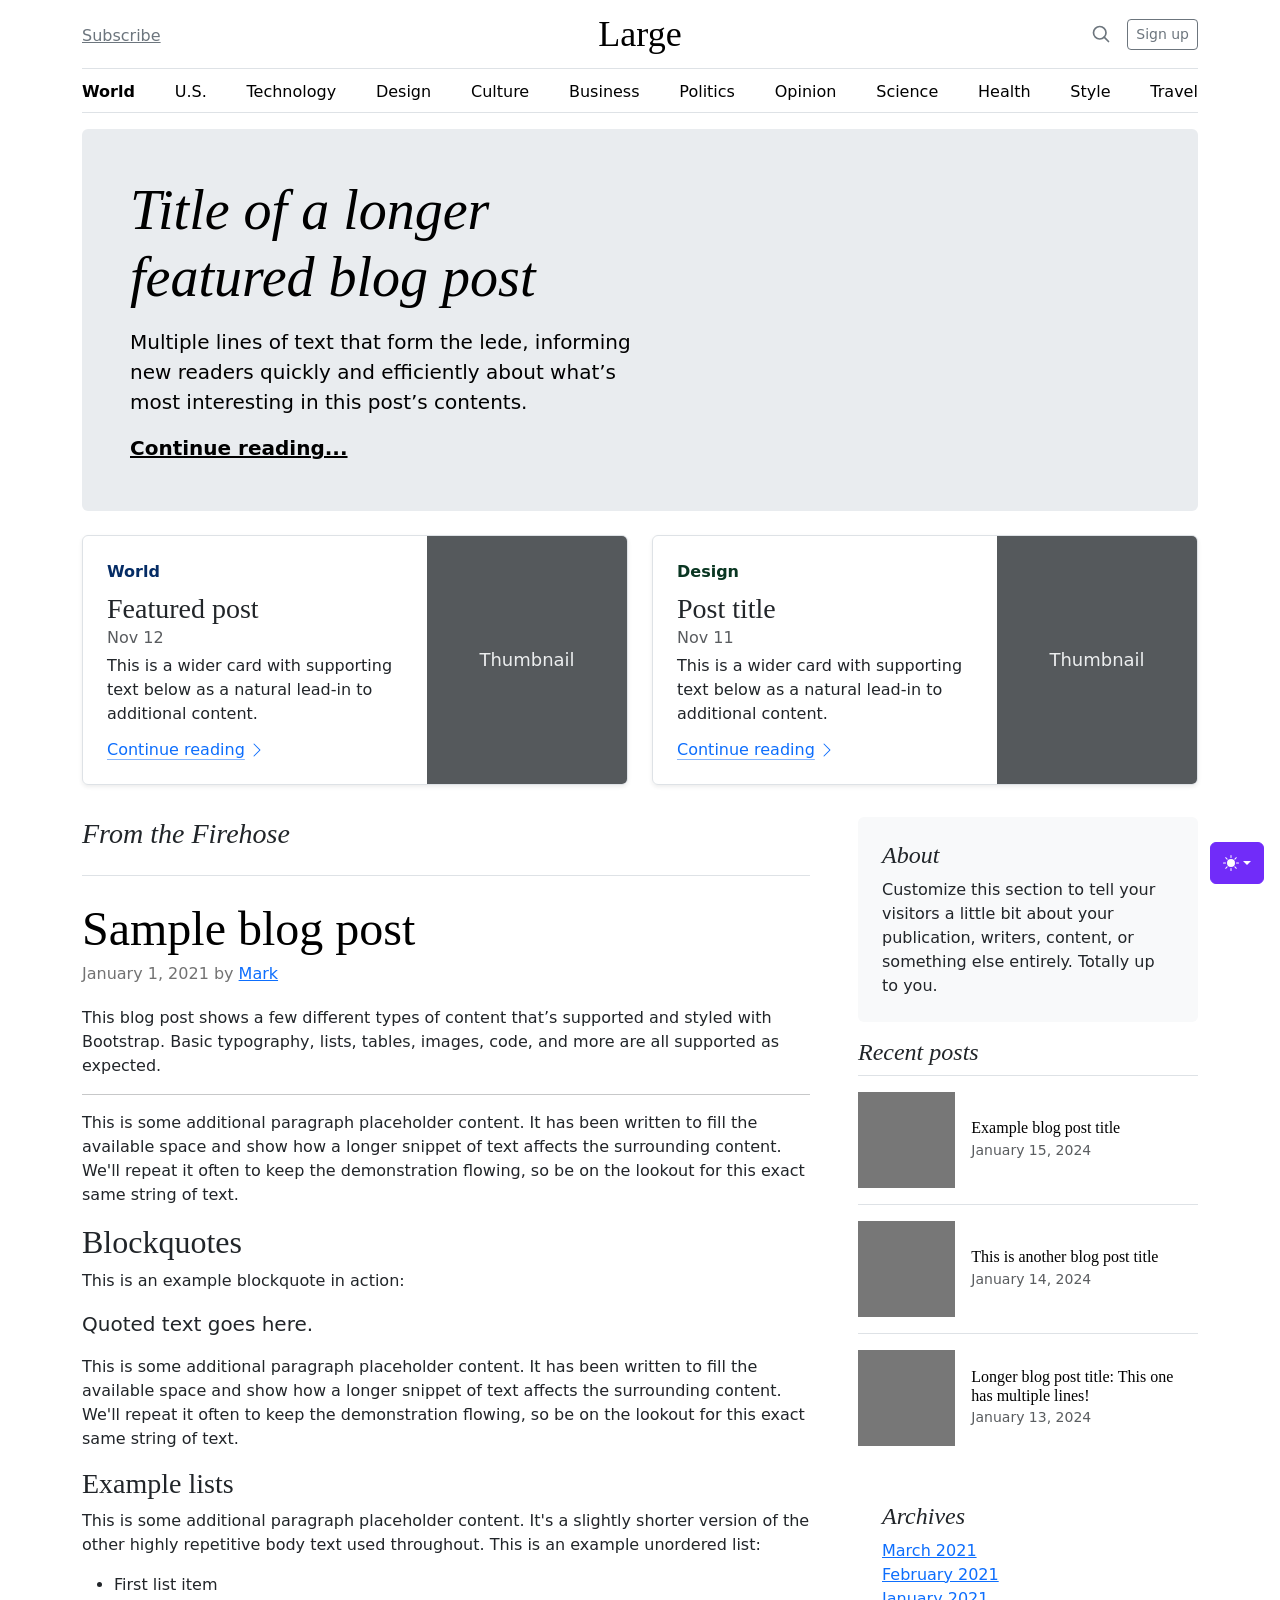
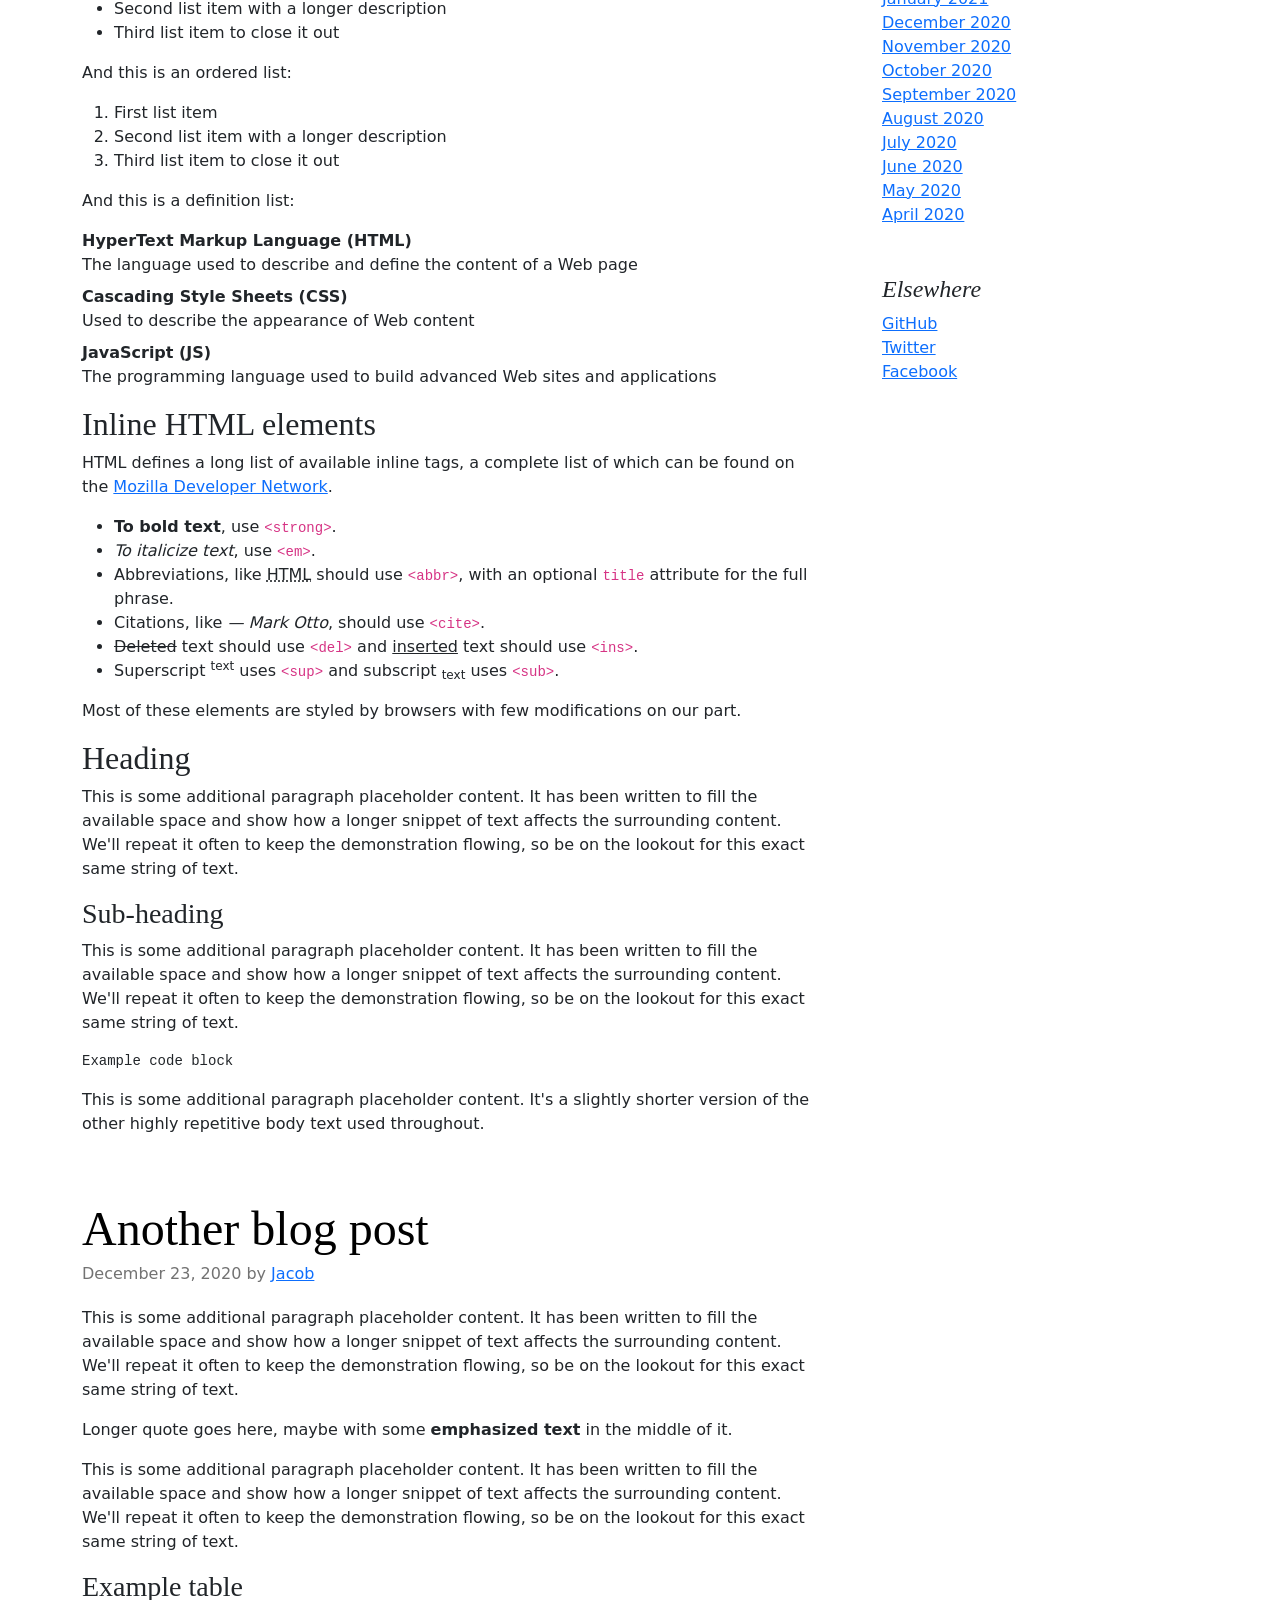
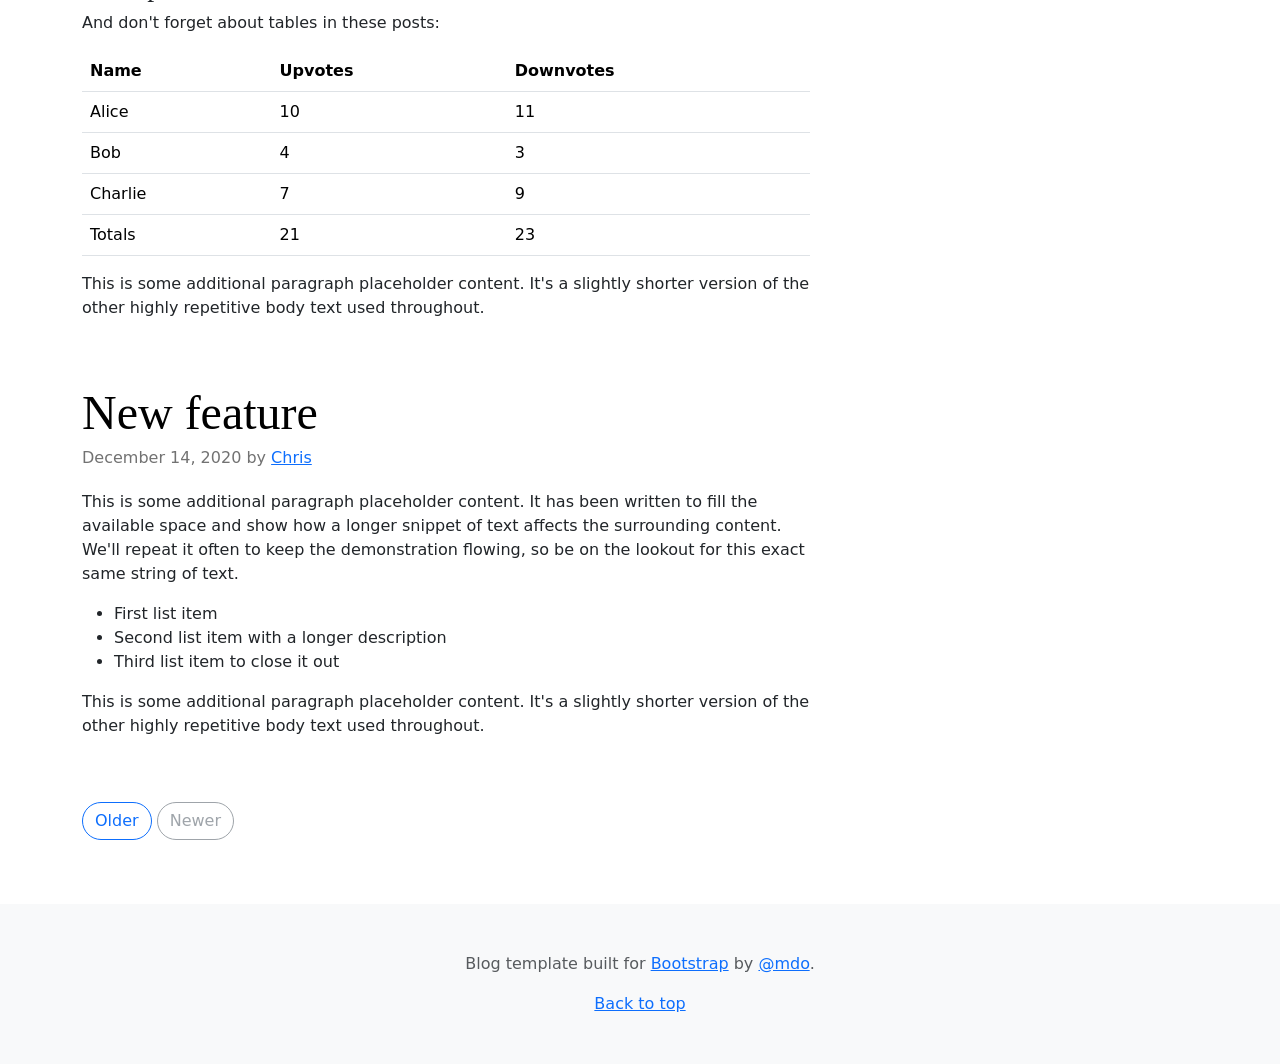
<file: assets/Blog Template · Bootstrap v5.3.html>
<!DOCTYPE html>
<!-- saved from url=(0049)https://getbootstrap.com/docs/5.3/examples/blog/# -->
<html lang="en" data-bs-theme="dark"><head><meta http-equiv="Content-Type" content="text/html; charset=UTF-8"><script src="./Blog Template · Bootstrap v5.3_files/color-modes.js.descarga"></script>

    
    <meta name="viewport" content="width=device-width, initial-scale=1">
    <meta name="description" content="">
    <meta name="author" content="Mark Otto, Jacob Thornton, and Bootstrap contributors">
    <meta name="generator" content="Hugo 0.122.0">
    <title>Blog Template · Bootstrap v5.3</title>

    <link rel="canonical" href="https://getbootstrap.com/docs/5.3/examples/blog/">

    

    <link rel="stylesheet" href="./Blog Template · Bootstrap v5.3_files/css@3">

<link href="./Blog Template · Bootstrap v5.3_files/bootstrap.min.css" rel="stylesheet" integrity="sha384-QWTKZyjpPEjISv5WaRU9OFeRpok6YctnYmDr5pNlyT2bRjXh0JMhjY6hW+ALEwIH" crossorigin="anonymous">

    <!-- Favicons -->
<link rel="apple-touch-icon" href="https://getbootstrap.com/docs/5.3/assets/img/favicons/apple-touch-icon.png" sizes="180x180">
<link rel="icon" href="https://getbootstrap.com/docs/5.3/assets/img/favicons/favicon-32x32.png" sizes="32x32" type="image/png">
<link rel="icon" href="https://getbootstrap.com/docs/5.3/assets/img/favicons/favicon-16x16.png" sizes="16x16" type="image/png">
<link rel="manifest" href="https://getbootstrap.com/docs/5.3/assets/img/favicons/manifest.json">
<link rel="mask-icon" href="https://getbootstrap.com/docs/5.3/assets/img/favicons/safari-pinned-tab.svg" color="#712cf9">
<link rel="icon" href="https://getbootstrap.com/docs/5.3/assets/img/favicons/favicon.ico">
<meta name="theme-color" content="#712cf9">


    <style>
      .bd-placeholder-img {
        font-size: 1.125rem;
        text-anchor: middle;
        -webkit-user-select: none;
        -moz-user-select: none;
        user-select: none;
      }

      @media (min-width: 768px) {
        .bd-placeholder-img-lg {
          font-size: 3.5rem;
        }
      }

      .b-example-divider {
        width: 100%;
        height: 3rem;
        background-color: rgba(0, 0, 0, .1);
        border: solid rgba(0, 0, 0, .15);
        border-width: 1px 0;
        box-shadow: inset 0 .5em 1.5em rgba(0, 0, 0, .1), inset 0 .125em .5em rgba(0, 0, 0, .15);
      }

      .b-example-vr {
        flex-shrink: 0;
        width: 1.5rem;
        height: 100vh;
      }

      .bi {
        vertical-align: -.125em;
        fill: currentColor;
      }

      .nav-scroller {
        position: relative;
        z-index: 2;
        height: 2.75rem;
        overflow-y: hidden;
      }

      .nav-scroller .nav {
        display: flex;
        flex-wrap: nowrap;
        padding-bottom: 1rem;
        margin-top: -1px;
        overflow-x: auto;
        text-align: center;
        white-space: nowrap;
        -webkit-overflow-scrolling: touch;
      }

      .btn-bd-primary {
        --bd-violet-bg: #712cf9;
        --bd-violet-rgb: 112.520718, 44.062154, 249.437846;

        --bs-btn-font-weight: 600;
        --bs-btn-color: var(--bs-white);
        --bs-btn-bg: var(--bd-violet-bg);
        --bs-btn-border-color: var(--bd-violet-bg);
        --bs-btn-hover-color: var(--bs-white);
        --bs-btn-hover-bg: #6528e0;
        --bs-btn-hover-border-color: #6528e0;
        --bs-btn-focus-shadow-rgb: var(--bd-violet-rgb);
        --bs-btn-active-color: var(--bs-btn-hover-color);
        --bs-btn-active-bg: #5a23c8;
        --bs-btn-active-border-color: #5a23c8;
      }

      .bd-mode-toggle {
        z-index: 1500;
      }

      .bd-mode-toggle .dropdown-menu .active .bi {
        display: block !important;
      }
    </style>

    
    <!-- Custom styles for this template -->
    <link href="./Blog Template · Bootstrap v5.3_files/css" rel="stylesheet">
    <!-- Custom styles for this template -->
    <link href="./Blog Template · Bootstrap v5.3_files/blog.css" rel="stylesheet">
  </head>
  <body cz-shortcut-listen="true">
    <svg xmlns="http://www.w3.org/2000/svg" class="d-none">
      <symbol id="check2" viewBox="0 0 16 16">
        <path d="M13.854 3.646a.5.5 0 0 1 0 .708l-7 7a.5.5 0 0 1-.708 0l-3.5-3.5a.5.5 0 1 1 .708-.708L6.5 10.293l6.646-6.647a.5.5 0 0 1 .708 0z"></path>
      </symbol>
      <symbol id="circle-half" viewBox="0 0 16 16">
        <path d="M8 15A7 7 0 1 0 8 1v14zm0 1A8 8 0 1 1 8 0a8 8 0 0 1 0 16z"></path>
      </symbol>
      <symbol id="moon-stars-fill" viewBox="0 0 16 16">
        <path d="M6 .278a.768.768 0 0 1 .08.858 7.208 7.208 0 0 0-.878 3.46c0 4.021 3.278 7.277 7.318 7.277.527 0 1.04-.055 1.533-.16a.787.787 0 0 1 .81.316.733.733 0 0 1-.031.893A8.349 8.349 0 0 1 8.344 16C3.734 16 0 12.286 0 7.71 0 4.266 2.114 1.312 5.124.06A.752.752 0 0 1 6 .278z"></path>
        <path d="M10.794 3.148a.217.217 0 0 1 .412 0l.387 1.162c.173.518.579.924 1.097 1.097l1.162.387a.217.217 0 0 1 0 .412l-1.162.387a1.734 1.734 0 0 0-1.097 1.097l-.387 1.162a.217.217 0 0 1-.412 0l-.387-1.162A1.734 1.734 0 0 0 9.31 6.593l-1.162-.387a.217.217 0 0 1 0-.412l1.162-.387a1.734 1.734 0 0 0 1.097-1.097l.387-1.162zM13.863.099a.145.145 0 0 1 .274 0l.258.774c.115.346.386.617.732.732l.774.258a.145.145 0 0 1 0 .274l-.774.258a1.156 1.156 0 0 0-.732.732l-.258.774a.145.145 0 0 1-.274 0l-.258-.774a1.156 1.156 0 0 0-.732-.732l-.774-.258a.145.145 0 0 1 0-.274l.774-.258c.346-.115.617-.386.732-.732L13.863.1z"></path>
      </symbol>
      <symbol id="sun-fill" viewBox="0 0 16 16">
        <path d="M8 12a4 4 0 1 0 0-8 4 4 0 0 0 0 8zM8 0a.5.5 0 0 1 .5.5v2a.5.5 0 0 1-1 0v-2A.5.5 0 0 1 8 0zm0 13a.5.5 0 0 1 .5.5v2a.5.5 0 0 1-1 0v-2A.5.5 0 0 1 8 13zm8-5a.5.5 0 0 1-.5.5h-2a.5.5 0 0 1 0-1h2a.5.5 0 0 1 .5.5zM3 8a.5.5 0 0 1-.5.5h-2a.5.5 0 0 1 0-1h2A.5.5 0 0 1 3 8zm10.657-5.657a.5.5 0 0 1 0 .707l-1.414 1.415a.5.5 0 1 1-.707-.708l1.414-1.414a.5.5 0 0 1 .707 0zm-9.193 9.193a.5.5 0 0 1 0 .707L3.05 13.657a.5.5 0 0 1-.707-.707l1.414-1.414a.5.5 0 0 1 .707 0zm9.193 2.121a.5.5 0 0 1-.707 0l-1.414-1.414a.5.5 0 0 1 .707-.707l1.414 1.414a.5.5 0 0 1 0 .707zM4.464 4.465a.5.5 0 0 1-.707 0L2.343 3.05a.5.5 0 1 1 .707-.707l1.414 1.414a.5.5 0 0 1 0 .708z"></path>
      </symbol>
    </svg>

    <div class="dropdown position-fixed bottom-0 end-0 mb-3 me-3 bd-mode-toggle">
      <button class="btn btn-bd-primary py-2 dropdown-toggle d-flex align-items-center" id="bd-theme" type="button" aria-expanded="false" data-bs-toggle="dropdown" aria-label="Toggle theme (dark)">
        <svg class="bi my-1 theme-icon-active" width="1em" height="1em"><use href="#moon-stars-fill"></use></svg>
        <span class="visually-hidden" id="bd-theme-text">Toggle theme</span>
      </button>
      <ul class="dropdown-menu dropdown-menu-end shadow" aria-labelledby="bd-theme-text">
        <li>
          <button type="button" class="dropdown-item d-flex align-items-center" data-bs-theme-value="light" aria-pressed="false">
            <svg class="bi me-2 opacity-50" width="1em" height="1em"><use href="#sun-fill"></use></svg>
            Light
            <svg class="bi ms-auto d-none" width="1em" height="1em"><use href="#check2"></use></svg>
          </button>
        </li>
        <li>
          <button type="button" class="dropdown-item d-flex align-items-center active" data-bs-theme-value="dark" aria-pressed="true">
            <svg class="bi me-2 opacity-50" width="1em" height="1em"><use href="#moon-stars-fill"></use></svg>
            Dark
            <svg class="bi ms-auto d-none" width="1em" height="1em"><use href="#check2"></use></svg>
          </button>
        </li>
        <li>
          <button type="button" class="dropdown-item d-flex align-items-center" data-bs-theme-value="auto" aria-pressed="false">
            <svg class="bi me-2 opacity-50" width="1em" height="1em"><use href="#circle-half"></use></svg>
            Auto
            <svg class="bi ms-auto d-none" width="1em" height="1em"><use href="#check2"></use></svg>
          </button>
        </li>
      </ul>
    </div>

    
<svg xmlns="http://www.w3.org/2000/svg" class="d-none">
  <symbol id="aperture" fill="none" stroke="currentColor" stroke-linecap="round" stroke-linejoin="round" stroke-width="2" viewBox="0 0 24 24">
    <circle cx="12" cy="12" r="10"></circle>
    <path d="M14.31 8l5.74 9.94M9.69 8h11.48M7.38 12l5.74-9.94M9.69 16L3.95 6.06M14.31 16H2.83m13.79-4l-5.74 9.94"></path>
  </symbol>
  <symbol id="cart" viewBox="0 0 16 16">
    <path d="M0 1.5A.5.5 0 0 1 .5 1H2a.5.5 0 0 1 .485.379L2.89 3H14.5a.5.5 0 0 1 .49.598l-1 5a.5.5 0 0 1-.465.401l-9.397.472L4.415 11H13a.5.5 0 0 1 0 1H4a.5.5 0 0 1-.491-.408L2.01 3.607 1.61 2H.5a.5.5 0 0 1-.5-.5zM3.102 4l.84 4.479 9.144-.459L13.89 4H3.102zM5 12a2 2 0 1 0 0 4 2 2 0 0 0 0-4zm7 0a2 2 0 1 0 0 4 2 2 0 0 0 0-4zm-7 1a1 1 0 1 1 0 2 1 1 0 0 1 0-2zm7 0a1 1 0 1 1 0 2 1 1 0 0 1 0-2z"></path>
  </symbol>
  <symbol id="chevron-right" viewBox="0 0 16 16">
    <path fill-rule="evenodd" d="M4.646 1.646a.5.5 0 0 1 .708 0l6 6a.5.5 0 0 1 0 .708l-6 6a.5.5 0 0 1-.708-.708L10.293 8 4.646 2.354a.5.5 0 0 1 0-.708z"></path>
  </symbol>
</svg>

<div class="container">
  <header class="border-bottom lh-1 py-3">
    <div class="row flex-nowrap justify-content-between align-items-center">
      <div class="col-4 pt-1">
        <a class="link-secondary" href="https://getbootstrap.com/docs/5.3/examples/blog/#">Subscribe</a>
      </div>
      <div class="col-4 text-center">
        <a class="blog-header-logo text-body-emphasis text-decoration-none" href="https://getbootstrap.com/docs/5.3/examples/blog/#">Large</a>
      </div>
      <div class="col-4 d-flex justify-content-end align-items-center">
        <a class="link-secondary" href="https://getbootstrap.com/docs/5.3/examples/blog/#" aria-label="Search">
          <svg xmlns="http://www.w3.org/2000/svg" width="20" height="20" fill="none" stroke="currentColor" stroke-linecap="round" stroke-linejoin="round" stroke-width="2" class="mx-3" role="img" viewBox="0 0 24 24"><title>Search</title><circle cx="10.5" cy="10.5" r="7.5"></circle><path d="M21 21l-5.2-5.2"></path></svg>
        </a>
        <a class="btn btn-sm btn-outline-secondary" href="https://getbootstrap.com/docs/5.3/examples/blog/#">Sign up</a>
      </div>
    </div>
  </header>

  <div class="nav-scroller py-1 mb-3 border-bottom">
    <nav class="nav nav-underline justify-content-between">
      <a class="nav-item nav-link link-body-emphasis active" href="https://getbootstrap.com/docs/5.3/examples/blog/#">World</a>
      <a class="nav-item nav-link link-body-emphasis" href="https://getbootstrap.com/docs/5.3/examples/blog/#">U.S.</a>
      <a class="nav-item nav-link link-body-emphasis" href="https://getbootstrap.com/docs/5.3/examples/blog/#">Technology</a>
      <a class="nav-item nav-link link-body-emphasis" href="https://getbootstrap.com/docs/5.3/examples/blog/#">Design</a>
      <a class="nav-item nav-link link-body-emphasis" href="https://getbootstrap.com/docs/5.3/examples/blog/#">Culture</a>
      <a class="nav-item nav-link link-body-emphasis" href="https://getbootstrap.com/docs/5.3/examples/blog/#">Business</a>
      <a class="nav-item nav-link link-body-emphasis" href="https://getbootstrap.com/docs/5.3/examples/blog/#">Politics</a>
      <a class="nav-item nav-link link-body-emphasis" href="https://getbootstrap.com/docs/5.3/examples/blog/#">Opinion</a>
      <a class="nav-item nav-link link-body-emphasis" href="https://getbootstrap.com/docs/5.3/examples/blog/#">Science</a>
      <a class="nav-item nav-link link-body-emphasis" href="https://getbootstrap.com/docs/5.3/examples/blog/#">Health</a>
      <a class="nav-item nav-link link-body-emphasis" href="https://getbootstrap.com/docs/5.3/examples/blog/#">Style</a>
      <a class="nav-item nav-link link-body-emphasis" href="https://getbootstrap.com/docs/5.3/examples/blog/#">Travel</a>
    </nav>
  </div>
</div>

<main class="container">
  <div class="p-4 p-md-5 mb-4 rounded text-body-emphasis bg-body-secondary">
    <div class="col-lg-6 px-0">
      <h1 class="display-4 fst-italic">Title of a longer featured blog post</h1>
      <p class="lead my-3">Multiple lines of text that form the lede, informing new readers quickly and efficiently about what’s most interesting in this post’s contents.</p>
      <p class="lead mb-0"><a href="https://getbootstrap.com/docs/5.3/examples/blog/#" class="text-body-emphasis fw-bold">Continue reading...</a></p>
    </div>
  </div>

  <div class="row mb-2">
    <div class="col-md-6">
      <div class="row g-0 border rounded overflow-hidden flex-md-row mb-4 shadow-sm h-md-250 position-relative">
        <div class="col p-4 d-flex flex-column position-static">
          <strong class="d-inline-block mb-2 text-primary-emphasis">World</strong>
          <h3 class="mb-0">Featured post</h3>
          <div class="mb-1 text-body-secondary">Nov 12</div>
          <p class="card-text mb-auto">This is a wider card with supporting text below as a natural lead-in to additional content.</p>
          <a href="https://getbootstrap.com/docs/5.3/examples/blog/#" class="icon-link gap-1 icon-link-hover stretched-link">
            Continue reading
            <svg class="bi"><use xlink:href="#chevron-right"></use></svg>
          </a>
        </div>
        <div class="col-auto d-none d-lg-block">
          <svg class="bd-placeholder-img" width="200" height="250" xmlns="http://www.w3.org/2000/svg" role="img" aria-label="Placeholder: Thumbnail" preserveAspectRatio="xMidYMid slice" focusable="false"><title>Placeholder</title><rect width="100%" height="100%" fill="#55595c"></rect><text x="50%" y="50%" fill="#eceeef" dy=".3em">Thumbnail</text></svg>
        </div>
      </div>
    </div>
    <div class="col-md-6">
      <div class="row g-0 border rounded overflow-hidden flex-md-row mb-4 shadow-sm h-md-250 position-relative">
        <div class="col p-4 d-flex flex-column position-static">
          <strong class="d-inline-block mb-2 text-success-emphasis">Design</strong>
          <h3 class="mb-0">Post title</h3>
          <div class="mb-1 text-body-secondary">Nov 11</div>
          <p class="mb-auto">This is a wider card with supporting text below as a natural lead-in to additional content.</p>
          <a href="https://getbootstrap.com/docs/5.3/examples/blog/#" class="icon-link gap-1 icon-link-hover stretched-link">
            Continue reading
            <svg class="bi"><use xlink:href="#chevron-right"></use></svg>
          </a>
        </div>
        <div class="col-auto d-none d-lg-block">
          <svg class="bd-placeholder-img" width="200" height="250" xmlns="http://www.w3.org/2000/svg" role="img" aria-label="Placeholder: Thumbnail" preserveAspectRatio="xMidYMid slice" focusable="false"><title>Placeholder</title><rect width="100%" height="100%" fill="#55595c"></rect><text x="50%" y="50%" fill="#eceeef" dy=".3em">Thumbnail</text></svg>
        </div>
      </div>
    </div>
  </div>

  <div class="row g-5">
    <div class="col-md-8">
      <h3 class="pb-4 mb-4 fst-italic border-bottom">
        From the Firehose
      </h3>

      <article class="blog-post">
        <h2 class="display-5 link-body-emphasis mb-1">Sample blog post</h2>
        <p class="blog-post-meta">January 1, 2021 by <a href="https://getbootstrap.com/docs/5.3/examples/blog/#">Mark</a></p>

        <p>This blog post shows a few different types of content that’s supported and styled with Bootstrap. Basic typography, lists, tables, images, code, and more are all supported as expected.</p>
        <hr>
        <p>This is some additional paragraph placeholder content. It has been written to fill the available space and show how a longer snippet of text affects the surrounding content. We'll repeat it often to keep the demonstration flowing, so be on the lookout for this exact same string of text.</p>
        <h2>Blockquotes</h2>
        <p>This is an example blockquote in action:</p>
        <blockquote class="blockquote">
          <p>Quoted text goes here.</p>
        </blockquote>
        <p>This is some additional paragraph placeholder content. It has been written to fill the available space and show how a longer snippet of text affects the surrounding content. We'll repeat it often to keep the demonstration flowing, so be on the lookout for this exact same string of text.</p>
        <h3>Example lists</h3>
        <p>This is some additional paragraph placeholder content. It's a slightly shorter version of the other highly repetitive body text used throughout. This is an example unordered list:</p>
        <ul>
          <li>First list item</li>
          <li>Second list item with a longer description</li>
          <li>Third list item to close it out</li>
        </ul>
        <p>And this is an ordered list:</p>
        <ol>
          <li>First list item</li>
          <li>Second list item with a longer description</li>
          <li>Third list item to close it out</li>
        </ol>
        <p>And this is a definition list:</p>
        <dl>
          <dt>HyperText Markup Language (HTML)</dt>
          <dd>The language used to describe and define the content of a Web page</dd>
          <dt>Cascading Style Sheets (CSS)</dt>
          <dd>Used to describe the appearance of Web content</dd>
          <dt>JavaScript (JS)</dt>
          <dd>The programming language used to build advanced Web sites and applications</dd>
        </dl>
        <h2>Inline HTML elements</h2>
        <p>HTML defines a long list of available inline tags, a complete list of which can be found on the <a href="https://developer.mozilla.org/en-US/docs/Web/HTML/Element">Mozilla Developer Network</a>.</p>
        <ul>
          <li><strong>To bold text</strong>, use <code class="language-plaintext highlighter-rouge">&lt;strong&gt;</code>.</li>
          <li><em>To italicize text</em>, use <code class="language-plaintext highlighter-rouge">&lt;em&gt;</code>.</li>
          <li>Abbreviations, like <abbr title="HyperText Markup Language">HTML</abbr> should use <code class="language-plaintext highlighter-rouge">&lt;abbr&gt;</code>, with an optional <code class="language-plaintext highlighter-rouge">title</code> attribute for the full phrase.</li>
          <li>Citations, like <cite>— Mark Otto</cite>, should use <code class="language-plaintext highlighter-rouge">&lt;cite&gt;</code>.</li>
          <li><del>Deleted</del> text should use <code class="language-plaintext highlighter-rouge">&lt;del&gt;</code> and <ins>inserted</ins> text should use <code class="language-plaintext highlighter-rouge">&lt;ins&gt;</code>.</li>
          <li>Superscript <sup>text</sup> uses <code class="language-plaintext highlighter-rouge">&lt;sup&gt;</code> and subscript <sub>text</sub> uses <code class="language-plaintext highlighter-rouge">&lt;sub&gt;</code>.</li>
        </ul>
        <p>Most of these elements are styled by browsers with few modifications on our part.</p>
        <h2>Heading</h2>
        <p>This is some additional paragraph placeholder content. It has been written to fill the available space and show how a longer snippet of text affects the surrounding content. We'll repeat it often to keep the demonstration flowing, so be on the lookout for this exact same string of text.</p>
        <h3>Sub-heading</h3>
        <p>This is some additional paragraph placeholder content. It has been written to fill the available space and show how a longer snippet of text affects the surrounding content. We'll repeat it often to keep the demonstration flowing, so be on the lookout for this exact same string of text.</p>
        <pre><code>Example code block</code></pre>
        <p>This is some additional paragraph placeholder content. It's a slightly shorter version of the other highly repetitive body text used throughout.</p>
      </article>

      <article class="blog-post">
        <h2 class="display-5 link-body-emphasis mb-1">Another blog post</h2>
        <p class="blog-post-meta">December 23, 2020 by <a href="https://getbootstrap.com/docs/5.3/examples/blog/#">Jacob</a></p>

        <p>This is some additional paragraph placeholder content. It has been written to fill the available space and show how a longer snippet of text affects the surrounding content. We'll repeat it often to keep the demonstration flowing, so be on the lookout for this exact same string of text.</p>
        <blockquote>
          <p>Longer quote goes here, maybe with some <strong>emphasized text</strong> in the middle of it.</p>
        </blockquote>
        <p>This is some additional paragraph placeholder content. It has been written to fill the available space and show how a longer snippet of text affects the surrounding content. We'll repeat it often to keep the demonstration flowing, so be on the lookout for this exact same string of text.</p>
        <h3>Example table</h3>
        <p>And don't forget about tables in these posts:</p>
        <table class="table">
          <thead>
            <tr>
              <th>Name</th>
              <th>Upvotes</th>
              <th>Downvotes</th>
            </tr>
          </thead>
          <tbody>
            <tr>
              <td>Alice</td>
              <td>10</td>
              <td>11</td>
            </tr>
            <tr>
              <td>Bob</td>
              <td>4</td>
              <td>3</td>
            </tr>
            <tr>
              <td>Charlie</td>
              <td>7</td>
              <td>9</td>
            </tr>
          </tbody>
          <tfoot>
            <tr>
              <td>Totals</td>
              <td>21</td>
              <td>23</td>
            </tr>
          </tfoot>
        </table>

        <p>This is some additional paragraph placeholder content. It's a slightly shorter version of the other highly repetitive body text used throughout.</p>
      </article>

      <article class="blog-post">
        <h2 class="display-5 link-body-emphasis mb-1">New feature</h2>
        <p class="blog-post-meta">December 14, 2020 by <a href="https://getbootstrap.com/docs/5.3/examples/blog/#">Chris</a></p>

        <p>This is some additional paragraph placeholder content. It has been written to fill the available space and show how a longer snippet of text affects the surrounding content. We'll repeat it often to keep the demonstration flowing, so be on the lookout for this exact same string of text.</p>
        <ul>
          <li>First list item</li>
          <li>Second list item with a longer description</li>
          <li>Third list item to close it out</li>
        </ul>
        <p>This is some additional paragraph placeholder content. It's a slightly shorter version of the other highly repetitive body text used throughout.</p>
      </article>

      <nav class="blog-pagination" aria-label="Pagination">
        <a class="btn btn-outline-primary rounded-pill" href="https://getbootstrap.com/docs/5.3/examples/blog/#">Older</a>
        <a class="btn btn-outline-secondary rounded-pill disabled" aria-disabled="true">Newer</a>
      </nav>

    </div>

    <div class="col-md-4">
      <div class="position-sticky" style="top: 2rem;">
        <div class="p-4 mb-3 bg-body-tertiary rounded">
          <h4 class="fst-italic">About</h4>
          <p class="mb-0">Customize this section to tell your visitors a little bit about your publication, writers, content, or something else entirely. Totally up to you.</p>
        </div>

        <div>
          <h4 class="fst-italic">Recent posts</h4>
          <ul class="list-unstyled">
            <li>
              <a class="d-flex flex-column flex-lg-row gap-3 align-items-start align-items-lg-center py-3 link-body-emphasis text-decoration-none border-top" href="https://getbootstrap.com/docs/5.3/examples/blog/#">
                <svg class="bd-placeholder-img" width="100%" height="96" xmlns="http://www.w3.org/2000/svg" aria-hidden="true" preserveAspectRatio="xMidYMid slice" focusable="false"><rect width="100%" height="100%" fill="#777"></rect></svg>
                <div class="col-lg-8">
                  <h6 class="mb-0">Example blog post title</h6>
                  <small class="text-body-secondary">January 15, 2024</small>
                </div>
              </a>
            </li>
            <li>
              <a class="d-flex flex-column flex-lg-row gap-3 align-items-start align-items-lg-center py-3 link-body-emphasis text-decoration-none border-top" href="https://getbootstrap.com/docs/5.3/examples/blog/#">
                <svg class="bd-placeholder-img" width="100%" height="96" xmlns="http://www.w3.org/2000/svg" aria-hidden="true" preserveAspectRatio="xMidYMid slice" focusable="false"><rect width="100%" height="100%" fill="#777"></rect></svg>
                <div class="col-lg-8">
                  <h6 class="mb-0">This is another blog post title</h6>
                  <small class="text-body-secondary">January 14, 2024</small>
                </div>
              </a>
            </li>
            <li>
              <a class="d-flex flex-column flex-lg-row gap-3 align-items-start align-items-lg-center py-3 link-body-emphasis text-decoration-none border-top" href="https://getbootstrap.com/docs/5.3/examples/blog/#">
                <svg class="bd-placeholder-img" width="100%" height="96" xmlns="http://www.w3.org/2000/svg" aria-hidden="true" preserveAspectRatio="xMidYMid slice" focusable="false"><rect width="100%" height="100%" fill="#777"></rect></svg>
                <div class="col-lg-8">
                  <h6 class="mb-0">Longer blog post title: This one has multiple lines!</h6>
                  <small class="text-body-secondary">January 13, 2024</small>
                </div>
              </a>
            </li>
          </ul>
        </div>

        <div class="p-4">
          <h4 class="fst-italic">Archives</h4>
          <ol class="list-unstyled mb-0">
            <li><a href="https://getbootstrap.com/docs/5.3/examples/blog/#">March 2021</a></li>
            <li><a href="https://getbootstrap.com/docs/5.3/examples/blog/#">February 2021</a></li>
            <li><a href="https://getbootstrap.com/docs/5.3/examples/blog/#">January 2021</a></li>
            <li><a href="https://getbootstrap.com/docs/5.3/examples/blog/#">December 2020</a></li>
            <li><a href="https://getbootstrap.com/docs/5.3/examples/blog/#">November 2020</a></li>
            <li><a href="https://getbootstrap.com/docs/5.3/examples/blog/#">October 2020</a></li>
            <li><a href="https://getbootstrap.com/docs/5.3/examples/blog/#">September 2020</a></li>
            <li><a href="https://getbootstrap.com/docs/5.3/examples/blog/#">August 2020</a></li>
            <li><a href="https://getbootstrap.com/docs/5.3/examples/blog/#">July 2020</a></li>
            <li><a href="https://getbootstrap.com/docs/5.3/examples/blog/#">June 2020</a></li>
            <li><a href="https://getbootstrap.com/docs/5.3/examples/blog/#">May 2020</a></li>
            <li><a href="https://getbootstrap.com/docs/5.3/examples/blog/#">April 2020</a></li>
          </ol>
        </div>

        <div class="p-4">
          <h4 class="fst-italic">Elsewhere</h4>
          <ol class="list-unstyled">
            <li><a href="https://getbootstrap.com/docs/5.3/examples/blog/#">GitHub</a></li>
            <li><a href="https://getbootstrap.com/docs/5.3/examples/blog/#">Twitter</a></li>
            <li><a href="https://getbootstrap.com/docs/5.3/examples/blog/#">Facebook</a></li>
          </ol>
        </div>
      </div>
    </div>
  </div>

</main>

<footer class="py-5 text-center text-body-secondary bg-body-tertiary">
  <p>Blog template built for <a href="https://getbootstrap.com/">Bootstrap</a> by <a href="https://twitter.com/mdo">@mdo</a>.</p>
  <p class="mb-0">
    <a href="https://getbootstrap.com/docs/5.3/examples/blog/#">Back to top</a>
  </p>
</footer>
<script src="./Blog Template · Bootstrap v5.3_files/bootstrap.bundle.min.js.descarga" integrity="sha384-YvpcrYf0tY3lHB60NNkmXc5s9fDVZLESaAA55NDzOxhy9GkcIdslK1eN7N6jIeHz" crossorigin="anonymous"></script>

    

</body></html>
</file>
<file: assets/Blog Template · Bootstrap v5.3_files/blog.css>
/* stylelint-disable @stylistic/selector-list-comma-newline-after */

.blog-header-logo {
  font-family: "Playfair Display", Georgia, "Times New Roman", serif/*rtl:Amiri, Georgia, "Times New Roman", serif*/;
  font-size: 2.25rem;
}

.blog-header-logo:hover {
  text-decoration: none;
}

h1, h2, h3, h4, h5, h6 {
  font-family: "Playfair Display", Georgia, "Times New Roman", serif/*rtl:Amiri, Georgia, "Times New Roman", serif*/;
}

.flex-auto {
  flex: 0 0 auto;
}

.h-250 { height: 250px; }
@media (min-width: 768px) {
  .h-md-250 { height: 250px; }
}

/* Pagination */
.blog-pagination {
  margin-bottom: 4rem;
}

/*
 * Blog posts
 */
.blog-post {
  margin-bottom: 4rem;
}
.blog-post-meta {
  margin-bottom: 1.25rem;
  color: #727272;
}
</file>
